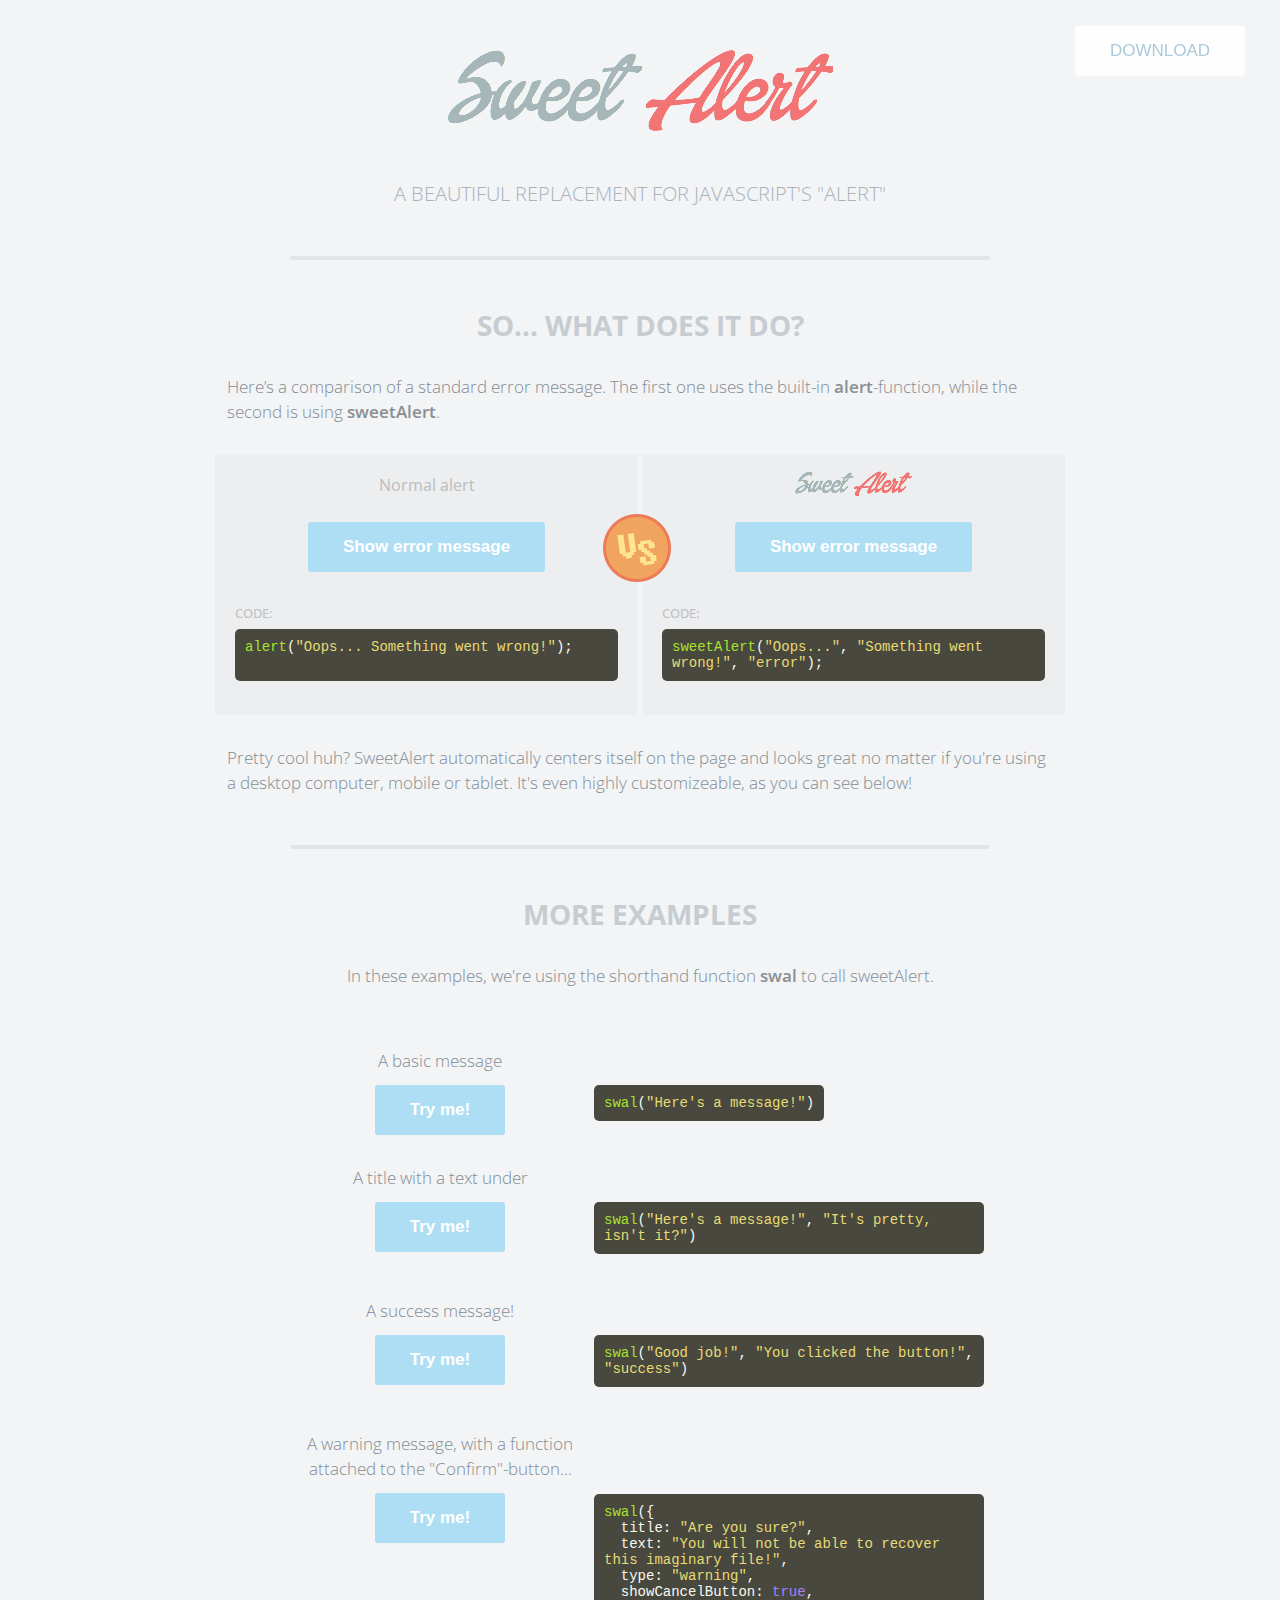
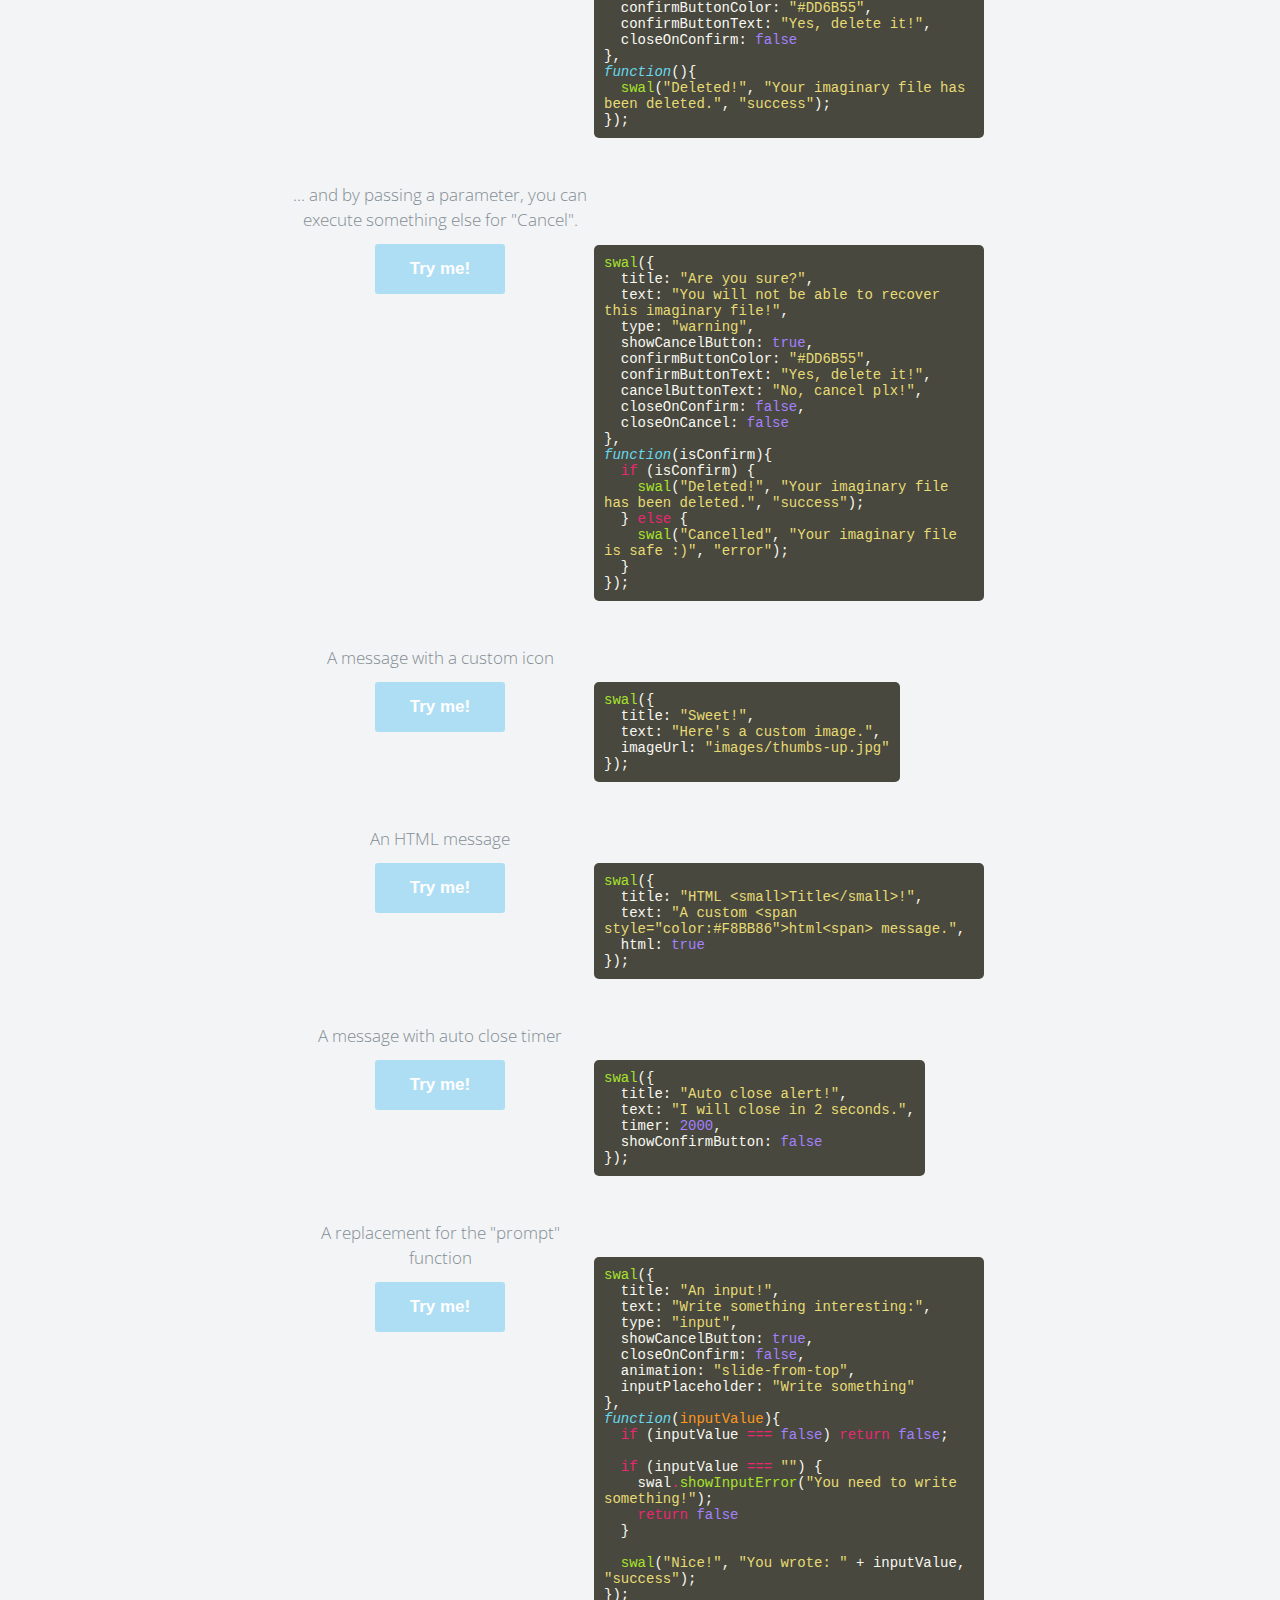
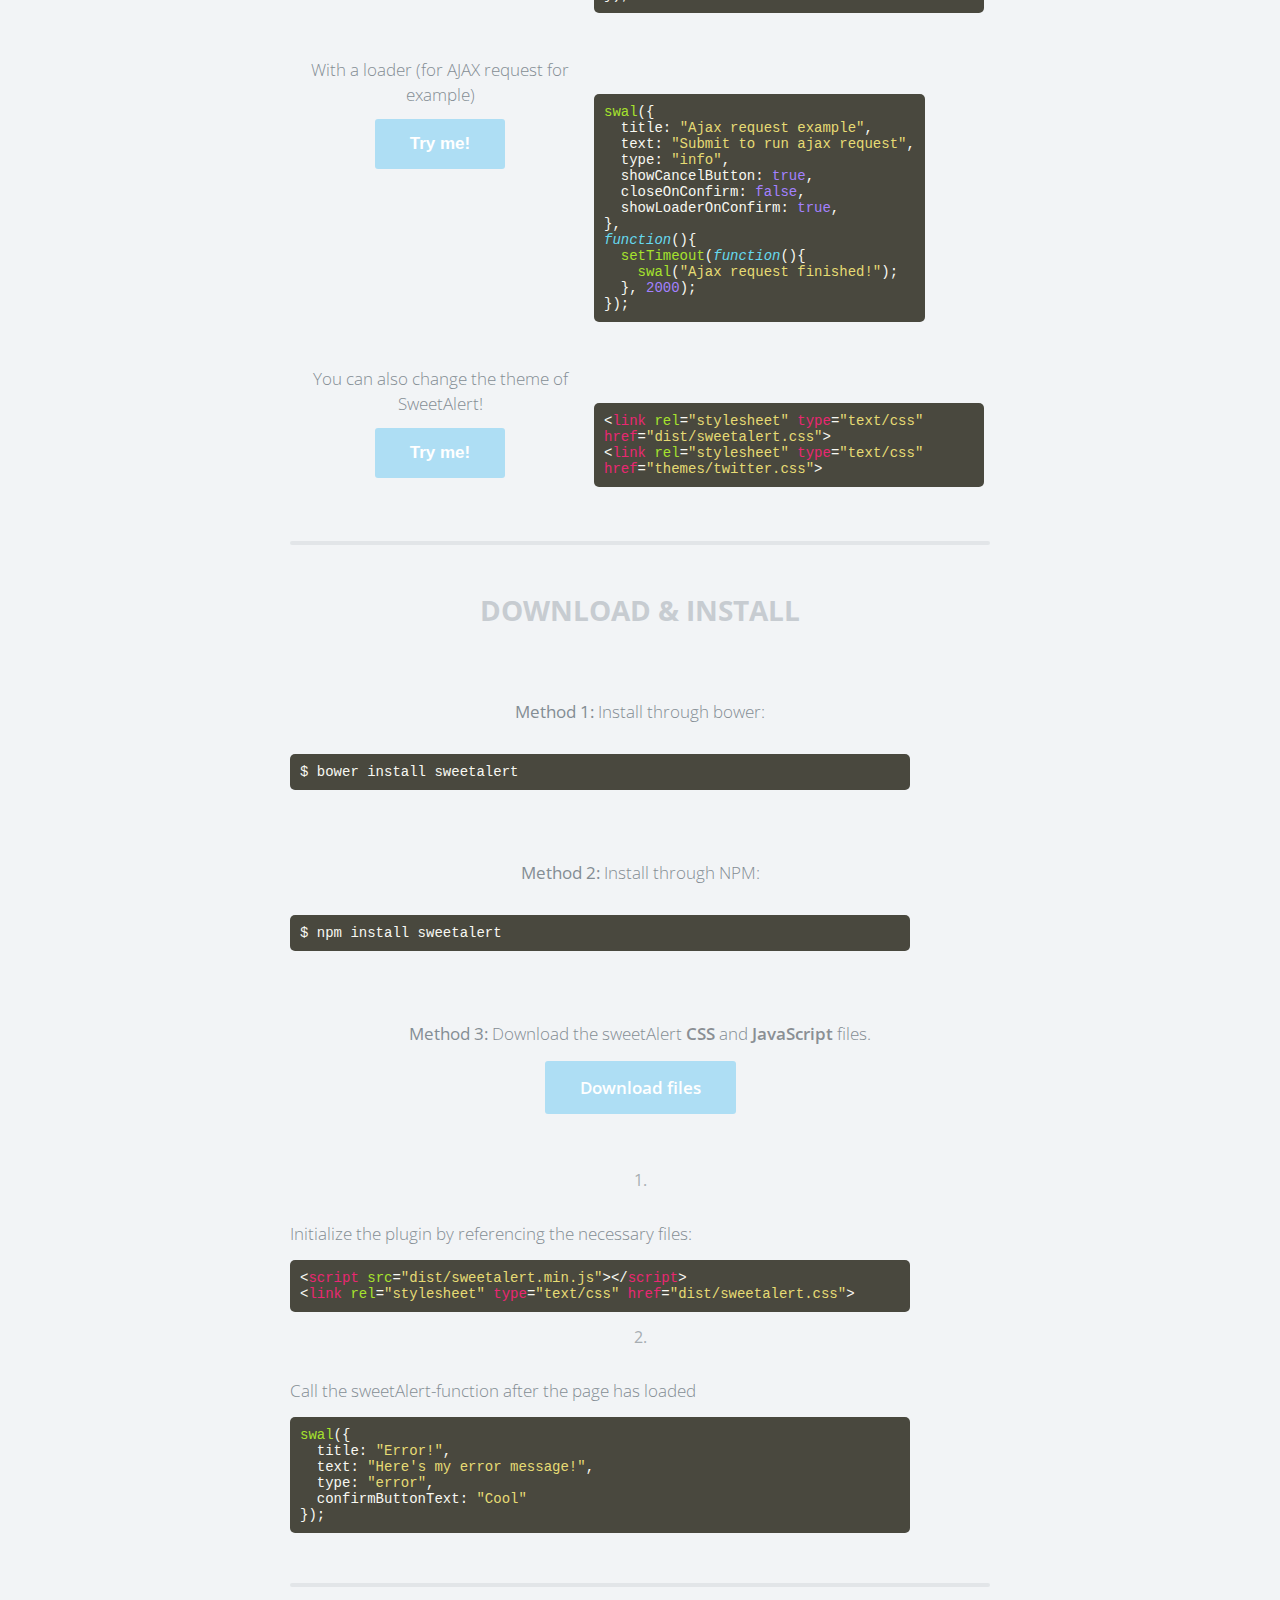
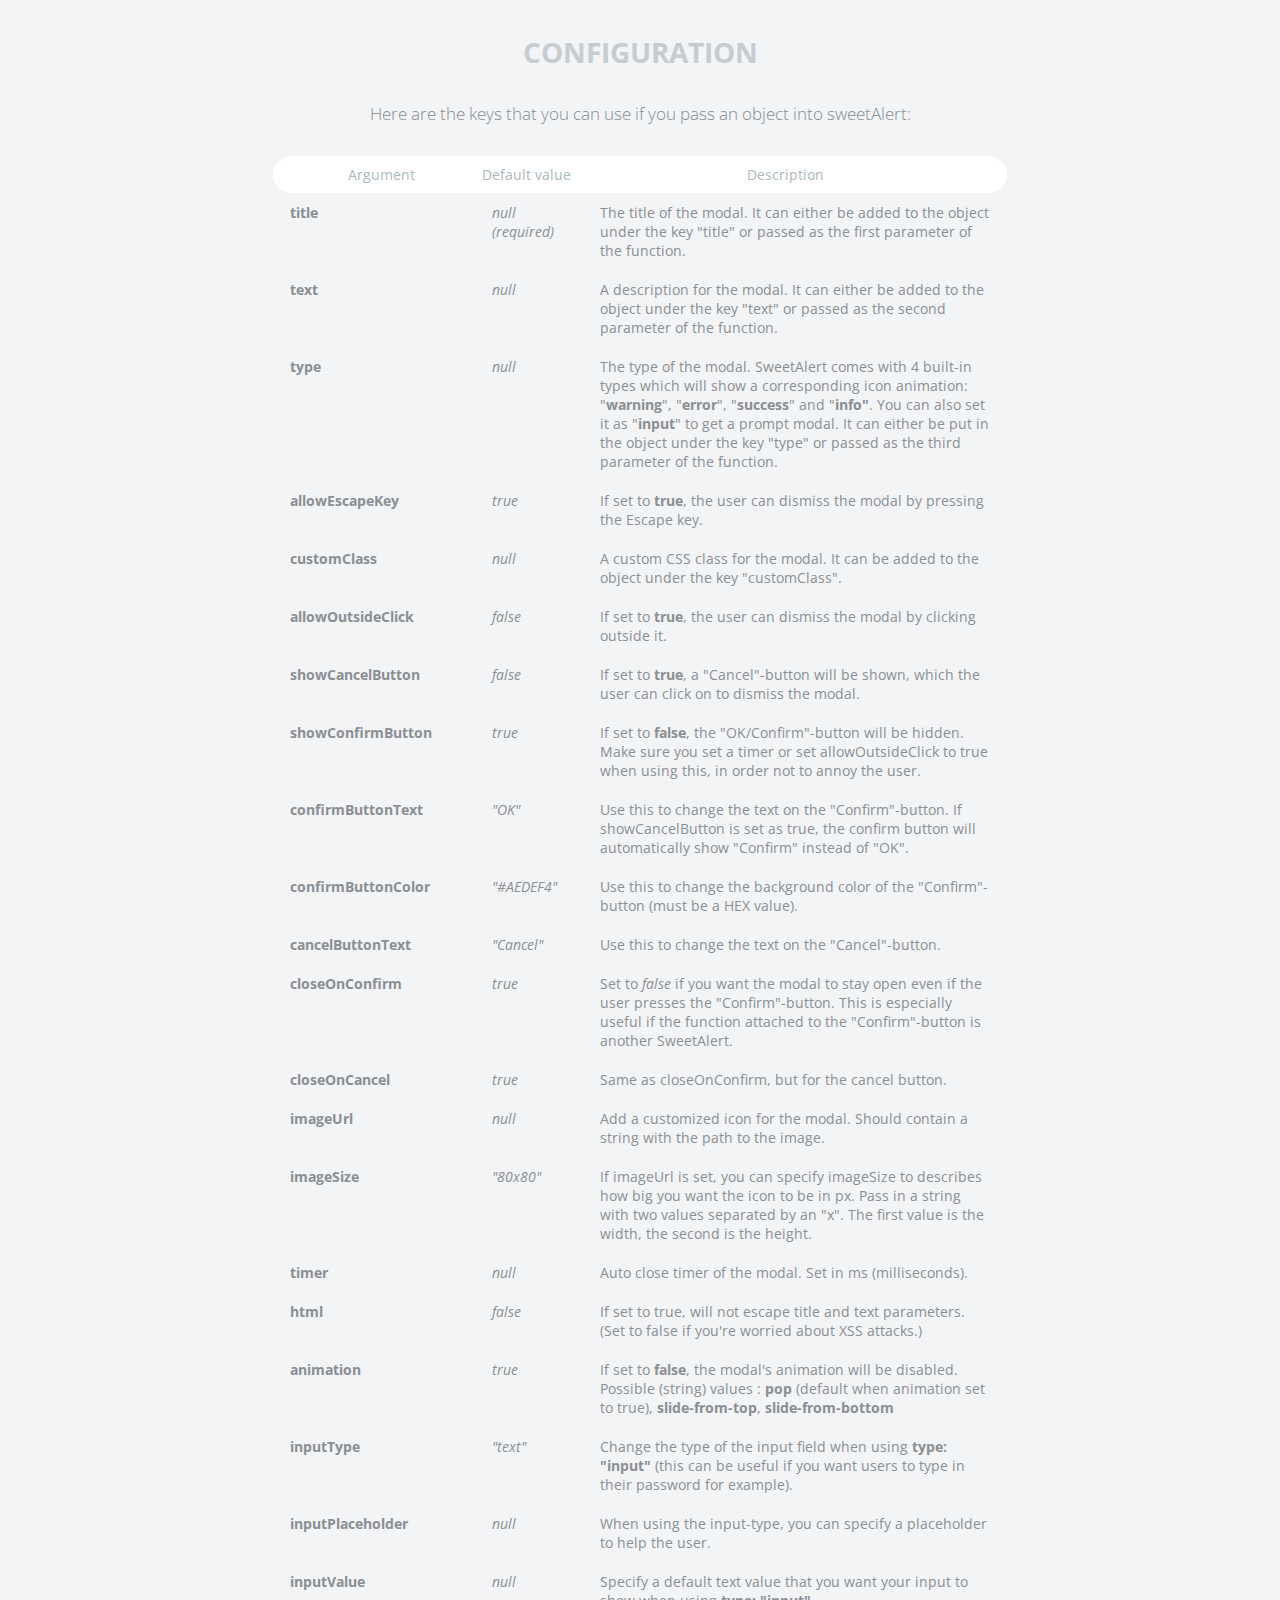
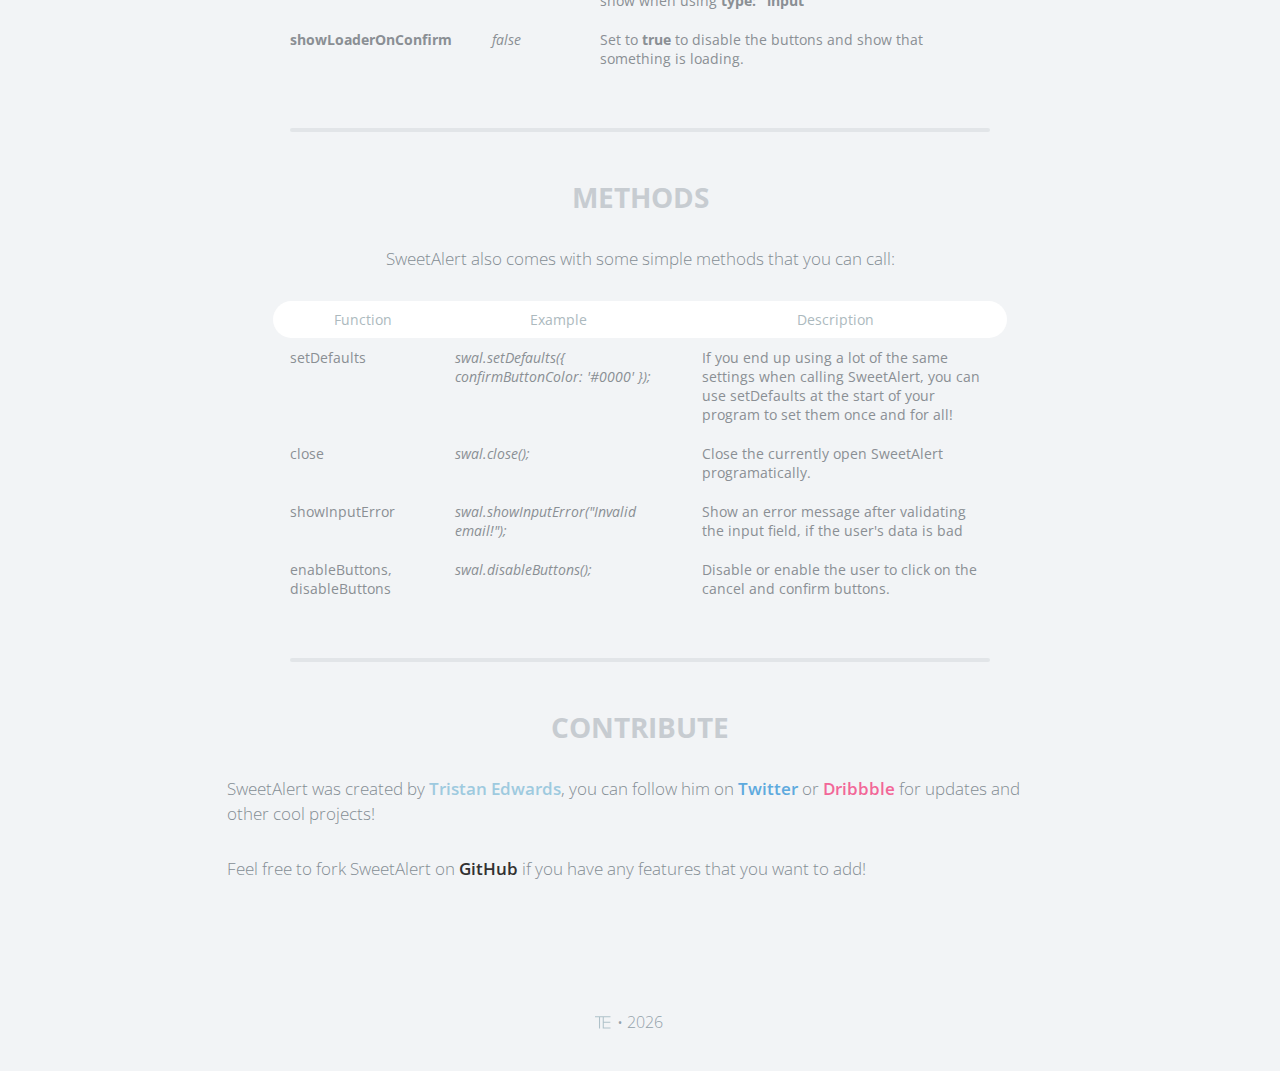
<file: app/static/js/libs/sweetalert/index.html>
<!doctype html>

<html>

<head>
  <meta charset="utf-8">
  <meta name="viewport" content="width=device-width, initial-scale=1, maximum-scale=1, user-scalable=0" />
  <title>SweetAlert</title>

  <link rel="stylesheet" href="example/example.css">
  <script src="https://code.jquery.com/jquery-2.1.3.min.js"></script>

  <!-- This is what you need -->
  <script src="dist/sweetalert-dev.js"></script>
  <link rel="stylesheet" href="dist/sweetalert.css">
  <!--.......................-->

</head>

<body>

<h1>Sweet Alert</h1>
<h2>A beautiful replacement for JavaScript's "Alert"</h2>
<button class="download">Download</button>

<!-- What does it do? -->
<h3>So... What does it do?</h3>
<p>Here’s a comparison of a standard error message. The first one uses the built-in <strong>alert</strong>-function, while the second is using <strong>sweetAlert</strong>.</p>

<div class="showcase normal">
	<h4>Normal alert</h4>
	<button>Show error message</button>

	<h5>Code:</h5>
	<pre><span class="attr">alert</span>(<span class="str">"Oops... Something went wrong!"</span>);

	</pre>

	<div class="vs-icon"></div>
</div>

<div class="showcase sweet">
	<h4>Sweet Alert</h4>
	<button>Show error message</button>

	<h5>Code:</h5>
	<pre><span class="attr">sweetAlert</span>(<span class="str">"Oops..."</span>, <span class="str">"Something went wrong!"</span>, <span class="str">"error"</span>);</pre>
</div>

<p>Pretty cool huh? SweetAlert automatically centers itself on the page and looks great no matter if you're using a desktop computer, mobile or tablet. It's even highly customizeable, as you can see below!</p>


<!-- Examples -->
<h3>More examples</h3>

<p class="center">In these examples, we're using the shorthand function <strong>swal</strong> to call sweetAlert.</p>

<ul class="examples">

	<li class="message">
		<div class="ui">
			<p>A basic message</p>
			<button>Try me!</button>
		</div>
		<pre><span class="attr">swal</span>(<span class="str">"Here's a message!"</span>)</pre>
	</li>

	<li class="title-text">
		<div class="ui">
			<p>A title with a text under</p>
			<button>Try me!</button>
		</div>
		<pre><span class="attr">swal</span>(<span class="str">"Here's a message!"</span>, <span class="str">"It's pretty, isn't it?"</span>)</pre>
	</li>

	<li class="success">
		<div class="ui">
			<p>A success message!</p>
			<button>Try me!</button>
		</div>
		<pre><span class="attr">swal</span>(<span class="str">"Good job!"</span>, <span class="str">"You clicked the button!"</span>, <span class="str">"success"</span>)</pre>
	</li>

	<li class="warning confirm">
		<div class="ui">
			<p>A warning message, with a function attached to the "Confirm"-button...</p>
			<button>Try me!</button>
		</div>
		<pre><span class="attr">swal</span>({
&nbsp;&nbsp;title: <span class="str">"Are you sure?"</span>,
&nbsp;&nbsp;text: <span class="str">"You will not be able to recover this imaginary file!"</span>,
&nbsp;&nbsp;type: <span class="str">"warning"</span>,
&nbsp;&nbsp;showCancelButton: <span class="val">true</span>,
&nbsp;&nbsp;confirmButtonColor: <span class="str">"#DD6B55"</span>,
&nbsp;&nbsp;confirmButtonText: <span class="str">"Yes, delete it!"</span>,
&nbsp;&nbsp;closeOnConfirm: <span class="val">false</span>
},
<span class="func"><i>function</i></span>(){
&nbsp;&nbsp;<span class="attr">swal</span>(<span class="str">"Deleted!"</span>, <span class="str">"Your imaginary file has been deleted."</span>, <span class="str">"success"</span>);
});</pre>
	</li>

	<li class="warning cancel">
		<div class="ui">
			<p>... and by passing a parameter, you can execute something else for "Cancel".</p>
			<button>Try me!</button>
		</div>
		<pre><span class="attr">swal</span>({
&nbsp;&nbsp;title: <span class="str">"Are you sure?"</span>,
&nbsp;&nbsp;text: <span class="str">"You will not be able to recover this imaginary file!"</span>,
&nbsp;&nbsp;type: <span class="str">"warning"</span>,
&nbsp;&nbsp;showCancelButton: <span class="val">true</span>,
&nbsp;&nbsp;confirmButtonColor: <span class="str">"#DD6B55"</span>,
&nbsp;&nbsp;confirmButtonText: <span class="str">"Yes, delete it!"</span>,
&nbsp;&nbsp;cancelButtonText: <span class="str">"No, cancel plx!"</span>,
&nbsp;&nbsp;closeOnConfirm: <span class="val">false</span>,
&nbsp;&nbsp;closeOnCancel: <span class="val">false</span>
},
<span class="func"><i>function</i></span>(isConfirm){
&nbsp;&nbsp;<span class="tag">if</span> (isConfirm) {
&nbsp;&nbsp;&nbsp;&nbsp;<span class="attr">swal</span>(<span class="str">"Deleted!"</span>, <span class="str">"Your imaginary file has been deleted."</span>, <span class="str">"success"</span>);
&nbsp;&nbsp;} <span class="tag">else</span> {
	&nbsp;&nbsp;&nbsp;&nbsp;<span class="attr">swal</span>(<span class="str">"Cancelled"</span>, <span class="str">"Your imaginary file is safe :)"</span>, <span class="str">"error"</span>);
&nbsp;&nbsp;}
});</pre>
	</li>

	<li class="custom-icon">
		<div class="ui">
			<p>A message with a custom icon</p>
			<button>Try me!</button>
		</div>
		<pre><span class="attr">swal</span>({
&nbsp;&nbsp;title: <span class="str">"Sweet!"</span>,
&nbsp;&nbsp;text: <span class="str">"Here's a custom image."</span>,
&nbsp;&nbsp;imageUrl: <span class="str">"images/thumbs-up.jpg"</span>
});</pre>
	</li>

	<li class="message-html">
		<div class="ui">
			<p>An HTML message</p>
			<button>Try me!</button>
		</div>
		<pre><span class="attr">swal</span>({
&nbsp;&nbsp;title: <span class="str">"HTML &lt;small&gt;Title&lt;/small&gt;!"</span>,
&nbsp;&nbsp;text: <span class="str">"A custom &lt;span style="color:#F8BB86"&gt;html&lt;span&gt; message."</span>,
&nbsp;&nbsp;html: <span class="val">true</span>
});</pre>
	</li>

	<li class="timer">
		<div class="ui">
			<p>A message with auto close timer</p>
			<button>Try me!</button>
		</div>
		<pre><span class="attr">swal</span>({
&nbsp;&nbsp;title: <span class="str">"Auto close alert!"</span>,
&nbsp;&nbsp;text: <span class="str">"I will close in 2 seconds."</span>,
&nbsp;&nbsp;timer: <span class="val">2000</span>,
&nbsp;&nbsp;showConfirmButton: <span class="val">false</span>
});</pre>
	</li>


	<li class="input">
		<div class="ui">
			<p>A replacement for the "prompt" function</p>
			<button>Try me!</button>
		</div>
		<pre><span class="attr">swal</span>({
&nbsp;&nbsp;title: <span class="str">"An input!"</span>,
&nbsp;&nbsp;text: <span class="str">"Write something interesting:"</span>,
&nbsp;&nbsp;type: <span class="str">"input"</span>,
&nbsp;&nbsp;showCancelButton: <span class="val">true</span>,
&nbsp;&nbsp;closeOnConfirm: <span class="val">false</span>,
&nbsp;&nbsp;animation: <span class="str">"slide-from-top"</span>,
&nbsp;&nbsp;inputPlaceholder: <span class="str">"Write something"</span>
},
<span class="func"><i>function</i></span>(<span class="arg">inputValue</span>){
&nbsp;&nbsp;<span class="tag">if</span> (inputValue <span class="tag">===</span> <span class="val">false</span>) <span class="tag">return</span> <span class="val">false</span>;
&nbsp;&nbsp;
&nbsp;&nbsp;<span class="tag">if</span> (inputValue <span class="tag">===</span> <span class="str">""</span>) {
&nbsp;&nbsp;&nbsp;&nbsp;swal<span class="tag">.</span><span class="attr">showInputError</span>(<span class="str">"You need to write something!"</span>);
&nbsp;&nbsp;&nbsp;&nbsp;<span class="tag">return</span> <span class="val">false</span>
&nbsp;&nbsp;}
&nbsp;&nbsp;
&nbsp;&nbsp;<span class="attr">swal</span>(<span class="str">"Nice!"</span>, <span class="str">"You wrote: "</span> + inputValue, <span class="str">"success"</span>);
});</pre>
	</li>

  <li class="ajax">
    <div class="ui">
			<p>With a loader (for AJAX request for example)</p>
			<button>Try me!</button>
		</div>
		<pre><span class="attr">swal</span>({
&nbsp;&nbsp;title: <span class="str">"Ajax request example"</span>,
&nbsp;&nbsp;text: <span class="str">"Submit to run ajax request"</span>,
&nbsp;&nbsp;type: <span class="str">"info"</span>,
&nbsp;&nbsp;showCancelButton: <span class="val">true</span>,
&nbsp;&nbsp;closeOnConfirm: <span class="val">false</span>,
&nbsp;&nbsp;showLoaderOnConfirm: <span class="val">true</span>,
},
<span class="func"><i>function</i></span>(){
&nbsp;&nbsp;<span class="attr">setTimeout</span>(<span class="func"><i>function</i></span>(){
&nbsp;&nbsp;&nbsp;&nbsp;<span class="attr">swal</span>(<span class="str">"Ajax request finished!"</span>);
&nbsp;&nbsp;}, <span class="val">2000</span>);
});</pre>
	</li>

	<li class="theme">
		<div class="ui">
			<p>You can also change the theme of SweetAlert!</p>
			<button>Try me!</button>
		</div>
		<pre>&lt;<span class="tag">link</span> <span class="attr">rel</span>=<span class="str">"stylesheet"</span> <span class="tag">type</span>=<span class="str">"text/css"</span> <span class="tag">href</span>=<span class="str">"dist/sweetalert.css"</span>&gt;
			&lt;<span class="tag">link</span> <span class="attr">rel</span>=<span class="str">"stylesheet"</span> <span class="tag">type</span>=<span class="str">"text/css"</span> <span class="tag">href</span>=<span class="str">"themes/twitter.css"</span>&gt;</pre>
	</li>

</ul>


<!-- Download & Install -->
<h3 id="download-section">Download & install</h3>

<div class="center-container">
	<p class="center"><b>Method 1:</b> Install through bower:</p>
	<pre class="center">$ bower install sweetalert</pre>
</div>

<div class="center-container">
	<p class="center"><b>Method 2:</b> Install through NPM:</p>
	<pre class="center">$ npm install sweetalert</pre>
</div>

<p class="center"><b>Method 3:</b> Download the sweetAlert <strong>CSS</strong> and <strong>JavaScript</strong> files.</p>

<a class="button" href="https://github.com/t4t5/sweetalert/archive/master.zip" download>Download files</a>

<ol>
	<li>
		<p>Initialize the plugin by referencing the necessary files:</p>
		<pre>&lt;<span class="tag">script</span> <span class="attr">src</span>=<span class="str">"dist/sweetalert.min.js"</span>&gt;&lt;/<span class="tag">script</span>&gt;
&lt;<span class="tag">link</span> <span class="attr">rel</span>=<span class="str">"stylesheet"</span> <span class="tag">type</span>=<span class="str">"text/css"</span> <span class="tag">href</span>=<span class="str">"dist/sweetalert.css"</span>&gt;</pre>
	</li>

	<li>
		<p>Call the sweetAlert-function after the page has loaded</p>
		<pre><span class="attr">swal</span>({
&nbsp;&nbsp;title: <span class="str">"Error!"</span>,
&nbsp;&nbsp;text: <span class="str">"Here's my error message!"</span>,
&nbsp;&nbsp;type: <span class="str">"error"</span>,
&nbsp;&nbsp;confirmButtonText: <span class="str">"Cool"</span>
});
</pre>
	</li>
</ol>



<!-- Configuration -->
<h3>Configuration</h3>

<p class="center">Here are the keys that you can use if you pass an object into sweetAlert:</p>

<table>
	<tr class="titles">
		<th>
			<div class="border-left"></div>
			Argument
		</th>
		<th>Default value</th>
		<th>
			<div class="border-right"></div>
			Description
		</th>
	</tr>
	<tr>
		<td><b>title</b></td>
		<td><i>null (required)</i></td>
		<td>The title of the modal. It can either be added to the object under the key "title" or passed as the first parameter of the function.</td>
	</tr>
	<tr>
		<td><b>text</b></td>
		<td><i>null</i></td>
		<td>A description for the modal. It can either be added to the object under the key "text" or passed as the second parameter of the function.</td>
	</tr>
	<tr>
		<td><b>type</b></td>
		<td><i>null</i></td>
		<td>The type of the modal. SweetAlert comes with 4 built-in types which will show a corresponding icon animation: "<strong>warning</strong>", "<strong>error</strong>", "<strong>success</strong>" and "<strong>info"</strong>. You can also set it as "<strong>input</strong>" to get a prompt modal. It can either be put in the object under the key "type" or passed as the third parameter of the function.</td>
	</tr>
    <tr>
      <td><b>allowEscapeKey</b></td>
      <td><i>true</i></td>
      <td>If set to <strong>true</strong>, the user can dismiss the modal by pressing the Escape key.</td>
    </tr>
	<tr>
		<td><b>customClass</b></td>
		<td><i>null</i></td>
		<td>A custom CSS class for the modal. It can be added to the object under the key "customClass".</td>
	</tr>
	<tr>
		<td><b>allowOutsideClick</b></td>
		<td><i>false</i></td>
		<td>If set to <strong>true</strong>, the user can dismiss the modal by clicking outside it.</td>
	</tr>
	<tr>
		<td><b>showCancelButton</b></td>
		<td><i>false</i></td>
		<td>If set to <strong>true</strong>, a "Cancel"-button will be shown, which the user can click on to dismiss the modal.</td>
	</tr>
	<tr>
		<td><b>showConfirmButton</b></td>
		<td><i>true</i></td>
		<td>If set to <strong>false</strong>, the "OK/Confirm"-button will be hidden. Make sure you set a timer or set allowOutsideClick to true when using this, in order not to annoy the user.</td>
	</tr>
	<tr>
		<td><b>confirmButtonText</b></td>
		<td><i>"OK"</i></td>
		<td>Use this to change the text on the "Confirm"-button. If showCancelButton is set as true, the confirm button will automatically show "Confirm" instead of "OK".</td>
	</tr>
	<tr>
		<td><b>confirmButtonColor</b></td>
		<td><i>"#AEDEF4"</i></td>
		<td>Use this to change the background color of the "Confirm"-button (must be a HEX value).</td>
	</tr>
	<tr>
		<td><b>cancelButtonText</b></td>
		<td><i>"Cancel"</i></td>
		<td>Use this to change the text on the "Cancel"-button.</td>
	</tr>
	<tr>
		<td><b>closeOnConfirm</b></td>
		<td><i>true</i></td>
		<td>Set to <i>false</i> if you want the modal to stay open even if the user presses the "Confirm"-button. This is especially useful if the function attached to the "Confirm"-button is another SweetAlert.</td>
	</tr>
	<tr>
		<td><b>closeOnCancel</b></td>
		<td><i>true</i></td>
		<td>Same as closeOnConfirm, but for the cancel button.</td>
	</tr>
	<tr>
		<td><b>imageUrl</b></td>
		<td><i>null</i></td>
		<td>Add a customized icon for the modal. Should contain a string with the path to the image.</td>
	</tr>
	<tr>
		<td><b>imageSize</b></td>
		<td><i>"80x80"</i></td>
		<td>If imageUrl is set, you can specify imageSize to describes how big you want the icon to be in px. Pass in a string with two values separated by an "x". The first value is the width, the second is the height.</td>
	</tr>
	<tr>
		<td><b>timer</b></td>
		<td><i>null</i></td>
		<td>Auto close timer of the modal. Set in ms (milliseconds).</td>
	</tr>
	<tr>
		<td><b>html</b></td>
		<td><i>false</i></td>
		<td>If set to true, will not escape title and text parameters. (Set to false if you're worried about XSS attacks.)</td>
	</tr>
	<tr>
		<td><b>animation</b></td>
		<td><i>true</i></td>
		<td>If set to <strong>false</strong>, the modal's animation will be disabled. Possible (string) values : <strong>pop</strong> (default when animation set to true), <strong>slide-from-top</strong>, <strong>slide-from-bottom</strong></td>
	</tr>
	<tr>
		<td><b>inputType</b></td>
		<td><i>"text"</i></td>
		<td>Change the type of the input field when using <strong>type: "input"</strong> (this can be useful if you want users to type in their password for example).</td>
	</tr>
	<tr>
		<td><b>inputPlaceholder</b></td>
		<td><i>null</i></td>
		<td>When using the input-type, you can specify a placeholder to help the user.</td>
	</tr>
	<tr>
		<td><b>inputValue</b></td>
		<td><i>null</i></td>
		<td>Specify a default text value that you want your input to show when using <strong>type: "input"</strong></td>
	</tr>
	<tr>
		<td><b>showLoaderOnConfirm</b></td>
		<td><i>false</i></td>
    <td>Set to <strong>true</strong> to disable the buttons and show that something is loading.</td>
	</tr>
</table>


<!-- Methods -->
<h3>Methods</h3>

<p class="center">SweetAlert also comes with some simple methods that you can call:</p>

<table>
	<tr class="titles">
		<th>
			<div class="border-left"></div>
			Function
		</th>
		<th>Example</th>
		<th>
			<div class="border-right"></div>
			Description
		</th>
	</tr>
	<tr>
		<td>setDefaults</td>
		<td><i>swal.setDefaults({ confirmButtonColor: '#0000' });</i></td>
		<td>If you end up using a lot of the same settings when calling SweetAlert, you can use setDefaults at the start of your program to set them once and for all!</td>
	</tr>
	<tr>
		<td>close</td>
		<td><i>swal.close();</i></td>
		<td>Close the currently open SweetAlert programatically.</td>
	</tr>
	<tr>
		<td>showInputError</td>
		<td><i>swal.showInputError("Invalid email!");</i></td>
		<td>Show an error message after validating the input field, if the user's data is bad</td>
	</tr>
	<tr>
		<td>enableButtons, disableButtons</td>
		<td><i>swal.disableButtons();</i></td>
		<td>Disable or enable the user to click on the cancel and confirm buttons.</td>
	</tr>
</table>



<!-- Contribute -->
<h3>Contribute</h3>
<p>SweetAlert was created by <a href="http://tristanedwards.me" target="_blank">Tristan Edwards</a>, you can follow him on <a href="https://twitter.com/t4t5" target="_blank" class="twitter">Twitter</a> or <a href="https://dribbble.com/tristanedwards" target="_blank" class="dribbble">Dribbble</a> for updates and other cool projects!</p>
<p>Feel free to fork SweetAlert on <a href="https://github.com/t4t5/sweetalert" class="github">GitHub</a> if you have any features that you want to add!</p>


<footer>
	<span class="te-logo">TE</span> • <script>document.write(new Date().getFullYear())</script>
</footer>


<script>

document.querySelector('button.download').onclick = function(){
	$("html, body").animate({ scrollTop: $("#download-section").offset().top }, 1000);
};

document.querySelector('.showcase.normal button').onclick = function(){
	alert("Oops... Something went wrong!");
};

document.querySelector('.showcase.sweet button').onclick = function(){
	swal("Oops...", "Something went wrong!", "error");
};

document.querySelector('ul.examples li.message button').onclick = function(){
	swal("Here's a message!");
};

document.querySelector('ul.examples li.timer button').onclick = function(){
	swal({
		title: "Auto close alert!",
		text: "I will close in 2 seconds.",
		timer: 2000,
		showConfirmButton: false
	});
};

document.querySelector('ul.examples li.title-text button').onclick = function(){
	swal("Here's a message!", "It's pretty, isn't it?");
};

document.querySelector('ul.examples li.success button').onclick = function(){
	swal("Good job!", "You clicked the button!", "success");
};

document.querySelector('ul.examples li.warning.confirm button').onclick = function(){
	swal({
		title: "Are you sure?",
		text: "You will not be able to recover this imaginary file!",
		type: "warning",
		showCancelButton: true,
		confirmButtonColor: '#DD6B55',
		confirmButtonText: 'Yes, delete it!',
		closeOnConfirm: false
	},
	function(){
		swal("Deleted!", "Your imaginary file has been deleted!", "success");
	});
};

document.querySelector('ul.examples li.warning.cancel button').onclick = function(){
	swal({
		title: "Are you sure?",
		text: "You will not be able to recover this imaginary file!",
		type: "warning",
		showCancelButton: true,
		confirmButtonColor: '#DD6B55',
		confirmButtonText: 'Yes, delete it!',
		cancelButtonText: "No, cancel plx!",
		closeOnConfirm: false,
		closeOnCancel: false
	},
	function(isConfirm){
    if (isConfirm){
      swal("Deleted!", "Your imaginary file has been deleted!", "success");
    } else {
      swal("Cancelled", "Your imaginary file is safe :)", "error");
    }
	});
};

document.querySelector('ul.examples li.custom-icon button').onclick = function(){
	swal({
		title: "Sweet!",
		text: "Here's a custom image.",
		imageUrl: 'example/images/thumbs-up.jpg'
	});
};

document.querySelector('ul.examples li.message-html button').onclick = function(){
	swal({
		title: "HTML <small>Title</small>!",
		text: 'A custom <span style="color:#F8BB86">html<span> message.',
		html: true
	});
};

document.querySelector('ul.examples li.input button').onclick = function(){
	swal({
		title: "An input!",
		text: 'Write something interesting:',
		type: 'input',
		showCancelButton: true,
		closeOnConfirm: false,
		animation: "slide-from-top",
		inputPlaceholder: "Write something",
	},
	function(inputValue){
		if (inputValue === false) return false;

		if (inputValue === "") {
			swal.showInputError("You need to write something!");
			return false;
		}
    
		swal("Nice!", 'You wrote: ' + inputValue, "success");

	});
};

document.querySelector('ul.examples li.theme button').onclick = function() {
	swal({
		title: "Themes!",
		text: "Here's the Twitter theme for SweetAlert!",
		confirmButtonText: "Cool!",
		customClass: 'twitter'
	});
};

document.querySelector('ul.examples li.ajax button').onclick = function() {
  swal({
    title: 'Ajax request example',
    text: 'Submit to run ajax request',
    type: 'info',
    showCancelButton: true,
    closeOnConfirm: false,
    showLoaderOnConfirm: true,
  }, function(){
    setTimeout(function() {
      swal('Ajax request finished!');
    }, 2000);
  });
};

</script>



</body>

</html>
</file>
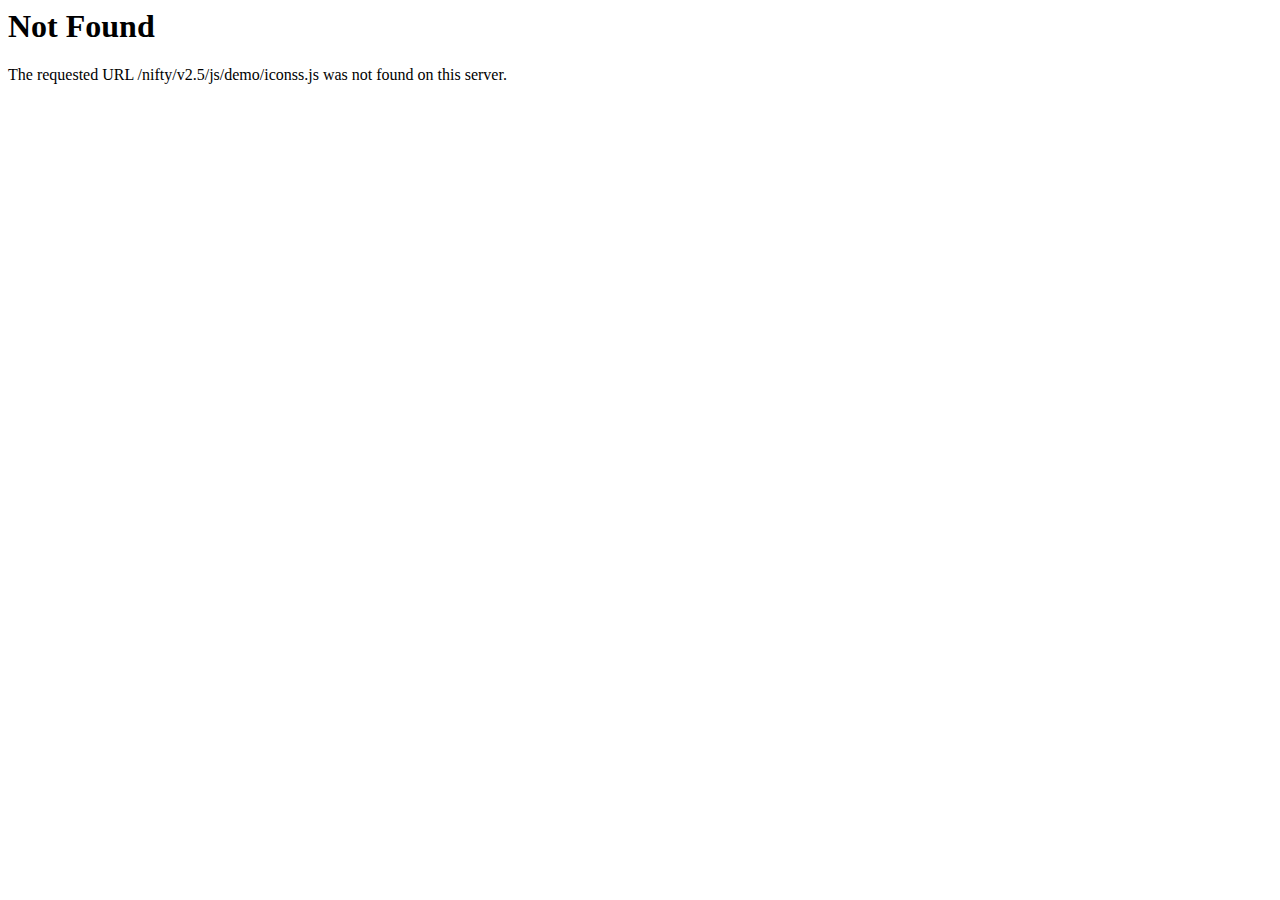
<file: app/static/js/demo/iconss.html>
<!DOCTYPE HTML PUBLIC "-//IETF//DTD HTML 2.0//EN">
<html><head>
<title>404 Not Found</title>
</head><body>
<h1>Not Found</h1>
<p>The requested URL /nifty/v2.5/js/demo/iconss.js was not found on this server.</p>
</body></html>
</file>
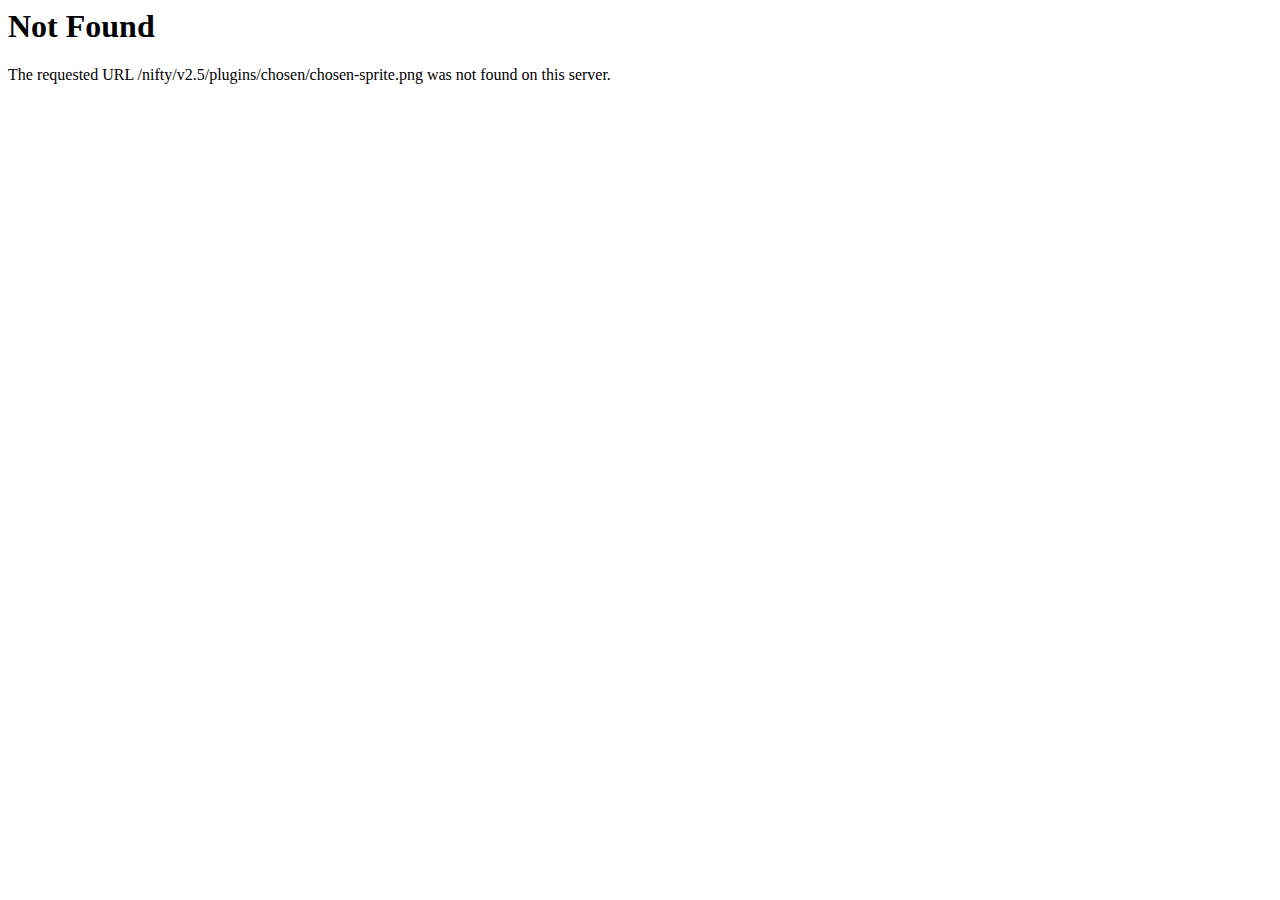
<file: app/static/plugins/chosen/chosen-sprite.html>
<!DOCTYPE HTML PUBLIC "-//IETF//DTD HTML 2.0//EN">
<html><head>
<title>404 Not Found</title>
</head><body>
<h1>Not Found</h1>
<p>The requested URL /nifty/v2.5/plugins/chosen/chosen-sprite.png was not found on this server.</p>
</body></html>
</file>
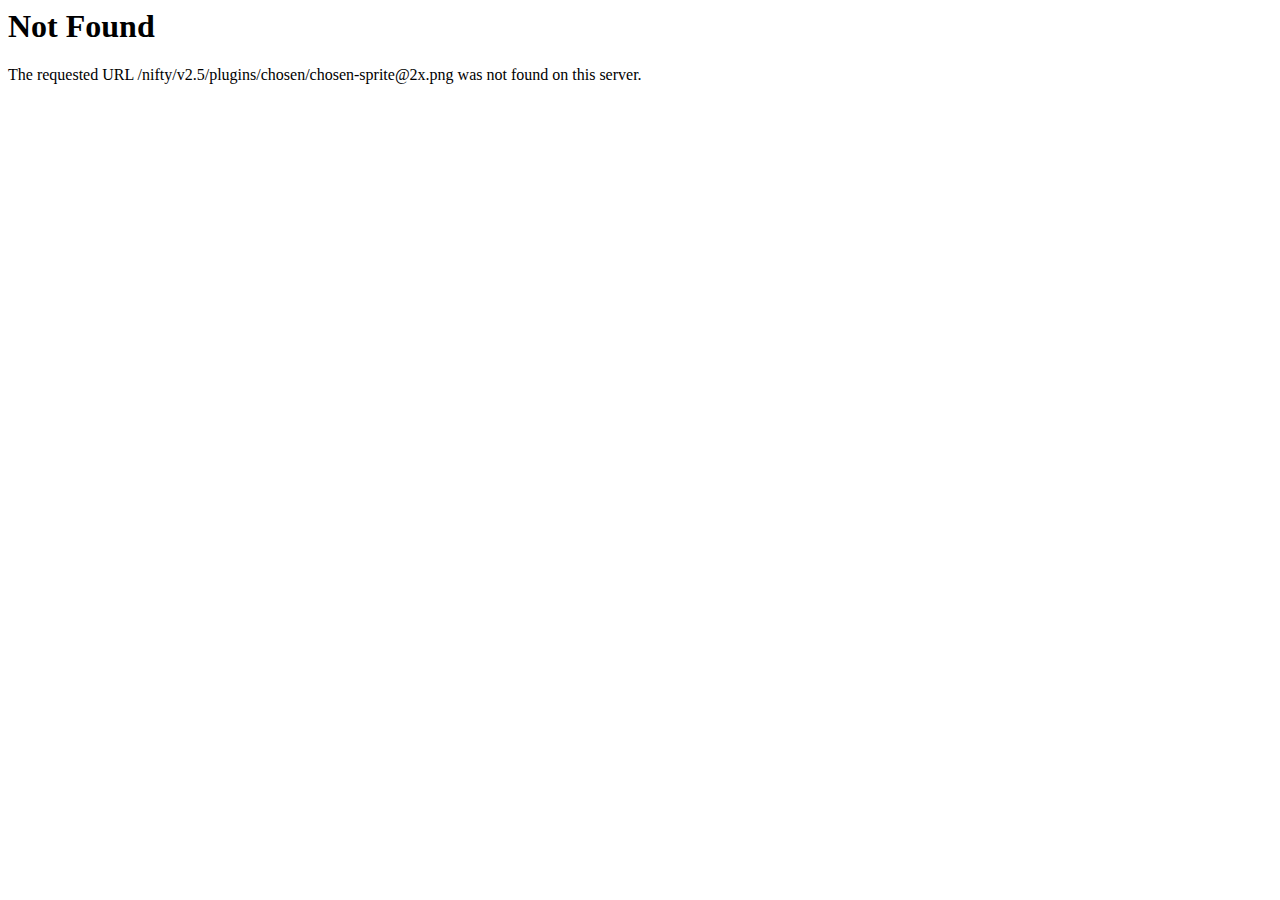
<file: app/static/plugins/chosen/chosen-sprite@2x.html>
<!DOCTYPE HTML PUBLIC "-//IETF//DTD HTML 2.0//EN">
<html><head>
<title>404 Not Found</title>
</head><body>
<h1>Not Found</h1>
<p>The requested URL /nifty/v2.5/plugins/chosen/chosen-sprite@2x.png was not found on this server.</p>
</body></html>
</file>
<file: app/static/js/libs/sweetalert/example/example.css>
@import url(http://fonts.googleapis.com/css?family=Open+Sans:400,600,700,300);
@import url(http://fonts.googleapis.com/css?family=Open+Sans+Condensed:700);
body {
  background-color: #f2f4f6;
  font-family: 'Open Sans', sans-serif;
  text-align: center; }

h1 {
  background-image: url("images/logo_big.png");
  background-image: -webkit-image-set(url("images/logo_big.png") 1x, url("images/logo_big@2x.png") 2x);
  width: 385px;
  height: 81px;
  text-indent: -9999px;
  white-space: nowrap;
  margin: 50px auto; }
  @media all and (max-width: 420px) {
    h1 {
      width: 300px;
      background-size: contain;
      background-repeat: no-repeat;
      background-position: center; } }
  @media all and (max-width: 330px) {
    h1 {
      width: 250px; } }

h2 {
  font-size: 20px;
  color: #A9B2BC;
  line-height: 25px;
  text-transform: uppercase;
  font-weight: 300;
  text-align: center;
  display: block; }

h3 {
  font-size: 28px;
  color: #C7CCD1;
  text-transform: uppercase;
  font-family: 'Open Sans Condensed', sans-serif;
  margin-top: 100px;
  text-align: center;
  position: relative; }
  h3#download-section {
    margin-top: 50px;
    padding-top: 40px; }
  h3::after {
    content: "";
    background-color: #e2e5e8;
    height: 4px;
    width: 700px;
    left: 50%;
    margin-left: -350px;
    position: absolute;
    margin-top: -50px;
    border-radius: 2px; }
    @media all and (max-width: 740px) {
      h3::after {
        width: auto;
        left: 20px;
        right: 20px;
        margin-left: 0; } }

a {
  text-decoration: none; }

p {
  max-width: 826px;
  margin: 30px auto;
  font-size: 17px;
  font-weight: 300;
  color: #848D94;
  line-height: 25px;
  text-align: left; }
  p.center {
    text-align: center; }
  p strong {
    color: #8A8F94;
    font-weight: 600; }
  p a {
    color: #9ECADF;
    font-weight: 600; }
    p a:hover {
      text-decoration: underline; }
    p a.twitter {
      color: #5eaade; }
    p a.dribbble {
      color: #f26798; }
    p a.github {
      color: #323131; }

button, .button {
  background-color: #AEDEF4;
  color: white;
  border: none;
  box-shadow: none;
  font-size: 17px;
  font-weight: 500;
  font-weight: 600;
  border-radius: 3px;
  padding: 15px 35px;
  margin: 26px 5px 0 5px;
  cursor: pointer; }
  button:focus, .button:focus {
    outline: none; }
  button:hover, .button:hover {
    background-color: #a1d9f2; }
  button:active, .button:active {
    background-color: #81ccee; }
  button.cancel, .button.cancel {
    background-color: #D0D0D0; }
    button.cancel:hover, .button.cancel:hover {
      background-color: #c8c8c8; }
    button.cancel:active, .button.cancel:active {
      background-color: #b6b6b6; }
  button.download, .button.download {
    position: fixed;
    right: 30px;
    top: 0;
    background-color: rgba(255, 255, 255, 0.9);
    color: #ABCADA;
    font-weight: 500;
    text-transform: uppercase;
    z-index: 3; }
    @media all and (max-width: 1278px) {
      button.download, .button.download {
        display: none; } }

.center-container {
  max-width: 700px;
  margin: 70px auto; }

pre {
  background-color: #49483e;
  color: #f8f8f2;
  padding: 10px;
  border-radius: 5px;
  white-space: pre-line;
  text-align: left;
  font-size: 14px;
  max-width: 600px; }
  pre .str {
    color: #e6db74; }
  pre .func {
    color: #66d9ef; }
  pre .val {
    color: #a381ff; }
  pre .tag {
    color: #e92772; }
  pre .attr {
    color: #a6e22d; }
  pre .arg {
    color: #fd9720; }

.showcase {
  background-color: #eceef0;
  padding: 20px;
  display: inline-block;
  width: 383px;
  vertical-align: top;
  position: relative; }
  @media all and (max-width: 865px) {
    .showcase {
      margin: 5px auto;
      padding: 46px 20px; } }
  @media all and (max-width: 440px) {
    .showcase {
      width: auto; } }
  .showcase h4 {
    font-size: 16px;
    color: #BCBCBC;
    line-height: 22px;
    margin: 0 auto;
    font-weight: 400; }
  .showcase.sweet h4 {
    width: 117px;
    height: 25px;
    margin-top: -3px;
    text-indent: -9999px;
    background-image: url("images/logo_small.png");
    background-image: -webkit-image-set(url("images/logo_small.png") 1x, url("images/logo_small@2x.png") 2x); }
  .showcase h5 {
    margin-bottom: -7px;
    text-align: left;
    font-weight: 500;
    text-transform: uppercase;
    color: #c2c2c2; }
  .showcase button {
    margin-bottom: 10px; }
  .showcase .vs-icon {
    background-image: url("images/vs_icon.png");
    background-image: -webkit-image-set(url("images/vs_icon.png") 1x, url("images/vs_icon@2x.png") 2x);
    width: 69px;
    height: 69px;
    position: absolute;
    right: -34px;
    top: 60px;
    z-index: 2; }
    @media all and (max-width: 865px) {
      .showcase .vs-icon {
        margin: 5px auto;
        right: auto;
        left: 50%;
        margin-left: -35px;
        top: auto;
        bottom: -35px; } }

ul.examples {
  list-style-type: none;
  width: 700px;
  margin: 0 auto;
  text-align: left;
  padding-left: 0; }
  @media all and (max-width: 758px) {
    ul.examples {
      width: auto; } }
  ul.examples li {
    padding-left: 0; }
  ul.examples .ui, ul.examples pre {
    display: inline-block;
    vertical-align: top; }
    @media all and (max-width: 758px) {
      ul.examples .ui, ul.examples pre {
        display: block;
        max-width: none;
        margin: 0 auto; } }
  ul.examples .ui {
    width: 300px;
    text-align: center; }
    ul.examples .ui button {
      margin-top: 12px; }
    ul.examples .ui p {
      text-align: center;
      margin-bottom: 0; }
  ul.examples pre {
    max-width: 370px;
    margin-top: 67px; }
    @media all and (max-width: 758px) {
      ul.examples pre {
        margin-top: 16px !important;
        margin-bottom: 60px; } }
  ul.examples .warning pre {
    margin-top: 93px; }

ol {
  max-width: 700px;
  margin: 70px auto;
  list-style-position: inside;
  padding-left: 0; }
  ol li {
    color: #A7ADB2; }
    ol li p {
      margin-bottom: 10px; }

table {
  width: 700px;
  font-size: 14px;
  color: #8a8f94;
  margin: 10px auto;
  text-align: left;
  border-collapse: collapse; }
  @media all and (max-width: 750px) {
    table {
      width: auto;
      margin: 10px 20px; } }
  table th {
    background-color: white;
    padding: 9px;
    color: #acb9be;
    font-weight: 400;
    text-align: center;
    position: relative; }
    table th .border-left, table th .border-right {
      position: absolute;
      background-color: white;
      border-radius: 50%;
      top: 0;
      left: -17px;
      width: 37px;
      height: 37px; }
    table th .border-right {
      left: auto;
      right: -17px; }
    @media all and (max-width: 750px) {
      table th:nth-child(2) {
        display: none; } }
  table td {
    padding: 10px 20px;
    vertical-align: top; }
    table td:first-child {
      padding-left: 0px; }
    table td:last-child {
      padding-right: 0px; }
    @media all and (max-width: 750px) {
      table td:nth-child(2) {
        display: none; } }
    @media all and (max-width: 360px) {
      table td {
        padding: 10px 4px; }
        table td b {
          font-size: 13px; } }

footer {
  margin-top: 100px;
  padding-bottom: 30px;
  color: #9A999F;
  display: inline-block;
  position: relative;
  color: gray;
  font-weight: 400;
  color: #93a1aa;
  font-weight: 300; }
  footer .te-logo {
    text-indent: -99999px;
    background-size: contain;
    background-repeat: no-repeat;
    background-position: center center;
    height: 16px;
    width: 16px;
    display: inline-block;
    margin-right: 5px;
    background-image: url("images/te-logo-small.svg");
    position: absolute;
    left: -22px;
    top: 3px; }

.sweet-alert.twitter {
  font-family: "Helvetica Neue", Helvetica, Arial, sans-serif;
  padding: 15px;
  padding-top: 55px;
  text-align: right;
  border-radius: 6px;
  box-shadow: 0px 0px 0px 1px rgba(0, 0, 0, 0.11), 0px 6px 30px rgba(0, 0, 0, 0.14); }
  .sweet-alert.twitter ~ .sweet-overlay {
    background: rgba(41, 47, 51, 0.9); }
  .sweet-alert.twitter h2 {
    position: absolute;
    top: 0;
    left: 0;
    right: 0;
    height: 40px;
    line-height: 40px;
    font-size: 16px;
    font-weight: 400;
    color: #8899a6;
    margin: 0;
    color: #66757f;
    border-bottom: 1px solid #e1e8ed; }
  .sweet-alert.twitter p {
    display: block;
    text-align: center;
    color: #66757f;
    font-weight: 400;
    font-size: 13px;
    margin-top: 7px; }
  .sweet-alert.twitter .sa-button-container {
    background-color: #f5f8fa;
    border-top: 1px solid #e1e8ed;
    box-shadow: 0px -1px 0px white;
    margin: -15px;
    margin-top: 0; }
  .sweet-alert.twitter[data-has-confirm-button=false][data-has-cancel-button=false] {
    padding-bottom: 10px; }
    .sweet-alert.twitter[data-has-confirm-button=false][data-has-cancel-button=false] .sa-button-container {
      display: none; }
  .sweet-alert.twitter button {
    border-radius: 2px;
    box-shadow: none !important;
    text-shadow: 0px -1px 0px rgba(0, 0, 0, 0.3);
    margin: 17px 0px;
    border-radius: 4px;
    font-size: 14px;
    font-weight: 600;
    padding: 8px 16px;
    position: relative; }
    .sweet-alert.twitter button:focus, .sweet-alert.twitter button.cancel:focus {
      box-shadow: none !important; }
      .sweet-alert.twitter button:focus::before, .sweet-alert.twitter button.cancel:focus::before {
        content: "";
        position: absolute;
        left: -5px;
        top: -5px;
        right: -5px;
        bottom: -5px;
        border: 2px solid #a5b0b4;
        border-radius: 8px; }
    .sweet-alert.twitter button.confirm {
      background-color: #55acee !important;
      background-image: linear-gradient(transparent, rgba(0, 0, 0, 0.05));
      -ms-filter: "progid:DXImageTransform.Microsoft.gradient(startColorstr=#00000000, endColorstr=#0C000000)";
      border: 1px solid #3b88c3;
      box-shadow: inset 0 1px 0 rgba(255, 255, 255, 0.15);
      margin-right: 15px; }
      .sweet-alert.twitter button.confirm:hover {
        background-color: #55acee;
        background-image: linear-gradient(transparent, rgba(0, 0, 0, 0.15));
        -ms-filter: "progid:DXImageTransform.Microsoft.gradient(startColorstr=#00000000, endColorstr=#26000000)";
        border-color: #3b88c3; }
    .sweet-alert.twitter button.cancel {
      color: #66757e;
      background-color: #f5f8fa;
      background-image: linear-gradient(#fff, #f5f8fa);
      text-shadow: 0px -1px 0px white;
      margin-right: 9px;
      border: 1px solid #e1e8ed; }
      .sweet-alert.twitter button.cancel:hover, .sweet-alert.twitter button.cancel:focus:hover {
        background-color: #e1e8ed;
        background-image: linear-gradient(#fff, #e1e8ed);
        -ms-filter: "progid:DXImageTransform.Microsoft.gradient(enabled=false)";
        border-color: #e1e8ed; }
      .sweet-alert.twitter button.cancel:focus {
        background: #fff;
        border-color: #fff; }
  .sweet-alert.twitter .sa-icon {
    transform: scale(0.72);
    margin-bottom: -2px;
    margin-top: -10px; }
  .sweet-alert.twitter input {
    border: 1px solid #e1e8ed;
    border-radius: 3px;
    padding: 10px 7px;
    height: auto;
    box-shadow: none;
    font-size: 13px;
    margin: 10px 0; }
    .sweet-alert.twitter input:focus {
      border-color: #94A1A6;
      box-shadow: inset 0 0 0 1px rgba(77, 99, 107, 0.7); }
  .sweet-alert.twitter fieldset .sa-input-error {
    display: none; }
  .sweet-alert.twitter .sa-error-container {
    text-align: center;
    border: none;
    background-color: #fbedc0;
    margin-bottom: 6px; }
    .sweet-alert.twitter .sa-error-container.show {
      border: 1px solid #f0e1b9; }
    .sweet-alert.twitter .sa-error-container .icon {
      display: none; }
    .sweet-alert.twitter .sa-error-container p {
      color: #292f33;
      font-weight: 600;
      margin-top: 0; }
</file>
<file: app/static/js/libs/sweetalert/dist/sweetalert.css>
body.stop-scrolling {
  height: 100%;
  overflow: hidden; }

.sweet-overlay {
  background-color: black;
  /* IE8 */
  -ms-filter: "progid:DXImageTransform.Microsoft.Alpha(Opacity=40)";
  /* IE8 */
  background-color: rgba(0, 0, 0, 0.4);
  position: fixed;
  left: 0;
  right: 0;
  top: 0;
  bottom: 0;
  display: none;
  z-index: 10000; }

.sweet-alert {
  background-color: white;
  font-family: 'Open Sans', 'Helvetica Neue', Helvetica, Arial, sans-serif;
  width: 478px;
  padding: 17px;
  border-radius: 5px;
  text-align: center;
  position: fixed;
  left: 50%;
  top: 50%;
  margin-left: -256px;
  margin-top: -200px;
  overflow: hidden;
  display: none;
  z-index: 99999; }
  @media all and (max-width: 540px) {
    .sweet-alert {
      width: auto;
      margin-left: 0;
      margin-right: 0;
      left: 15px;
      right: 15px; } }
  .sweet-alert h2 {
    color: #575757;
    font-size: 30px;
    text-align: center;
    font-weight: 600;
    text-transform: none;
    position: relative;
    margin: 25px 0;
    padding: 0;
    line-height: 40px;
    display: block; }
  .sweet-alert p {
    color: #797979;
    font-size: 16px;
    text-align: center;
    font-weight: 300;
    position: relative;
    text-align: inherit;
    float: none;
    margin: 0;
    padding: 0;
    line-height: normal; }
  .sweet-alert fieldset {
    border: none;
    position: relative; }
  .sweet-alert .sa-error-container {
    background-color: #f1f1f1;
    margin-left: -17px;
    margin-right: -17px;
    overflow: hidden;
    padding: 0 10px;
    max-height: 0;
    webkit-transition: padding 0.15s, max-height 0.15s;
    transition: padding 0.15s, max-height 0.15s; }
    .sweet-alert .sa-error-container.show {
      padding: 10px 0;
      max-height: 100px;
      webkit-transition: padding 0.2s, max-height 0.2s;
      transition: padding 0.25s, max-height 0.25s; }
    .sweet-alert .sa-error-container .icon {
      display: inline-block;
      width: 24px;
      height: 24px;
      border-radius: 50%;
      background-color: #ea7d7d;
      color: white;
      line-height: 24px;
      text-align: center;
      margin-right: 3px; }
    .sweet-alert .sa-error-container p {
      display: inline-block; }
  .sweet-alert .sa-input-error {
    position: absolute;
    top: 29px;
    right: 26px;
    width: 20px;
    height: 20px;
    opacity: 0;
    -webkit-transform: scale(0.5);
    transform: scale(0.5);
    -webkit-transform-origin: 50% 50%;
    transform-origin: 50% 50%;
    -webkit-transition: all 0.1s;
    transition: all 0.1s; }
    .sweet-alert .sa-input-error::before, .sweet-alert .sa-input-error::after {
      content: "";
      width: 20px;
      height: 6px;
      background-color: #f06e57;
      border-radius: 3px;
      position: absolute;
      top: 50%;
      margin-top: -4px;
      left: 50%;
      margin-left: -9px; }
    .sweet-alert .sa-input-error::before {
      -webkit-transform: rotate(-45deg);
      transform: rotate(-45deg); }
    .sweet-alert .sa-input-error::after {
      -webkit-transform: rotate(45deg);
      transform: rotate(45deg); }
    .sweet-alert .sa-input-error.show {
      opacity: 1;
      -webkit-transform: scale(1);
      transform: scale(1); }
  .sweet-alert input {
    width: 100%;
    box-sizing: border-box;
    border-radius: 3px;
    border: 1px solid #d7d7d7;
    height: 43px;
    margin-top: 10px;
    margin-bottom: 17px;
    font-size: 18px;
    box-shadow: inset 0px 1px 1px rgba(0, 0, 0, 0.06);
    padding: 0 12px;
    display: none;
    -webkit-transition: all 0.3s;
    transition: all 0.3s; }
    .sweet-alert input:focus {
      outline: none;
      box-shadow: 0px 0px 3px #c4e6f5;
      border: 1px solid #b4dbed; }
      .sweet-alert input:focus::-moz-placeholder {
        transition: opacity 0.3s 0.03s ease;
        opacity: 0.5; }
      .sweet-alert input:focus:-ms-input-placeholder {
        transition: opacity 0.3s 0.03s ease;
        opacity: 0.5; }
      .sweet-alert input:focus::-webkit-input-placeholder {
        transition: opacity 0.3s 0.03s ease;
        opacity: 0.5; }
    .sweet-alert input::-moz-placeholder {
      color: #bdbdbd; }
    .sweet-alert input:-ms-input-placeholder {
      color: #bdbdbd; }
    .sweet-alert input::-webkit-input-placeholder {
      color: #bdbdbd; }
  .sweet-alert.show-input input {
    display: block; }
  .sweet-alert .sa-confirm-button-container {
    display: inline-block;
    position: relative; }
  .sweet-alert .la-ball-fall {
    position: absolute;
    left: 50%;
    top: 50%;
    margin-left: -27px;
    margin-top: 4px;
    opacity: 0;
    visibility: hidden; }
  .sweet-alert button {
    background-color: #8CD4F5;
    color: white;
    border: none;
    box-shadow: none;
    font-size: 17px;
    font-weight: 500;
    -webkit-border-radius: 4px;
    border-radius: 5px;
    padding: 10px 32px;
    margin: 26px 5px 0 5px;
    cursor: pointer; }
    .sweet-alert button:focus {
      outline: none;
      box-shadow: 0 0 2px rgba(128, 179, 235, 0.5), inset 0 0 0 1px rgba(0, 0, 0, 0.05); }
    .sweet-alert button:hover {
      background-color: #7ecff4; }
    .sweet-alert button:active {
      background-color: #5dc2f1; }
    .sweet-alert button.cancel {
      background-color: #C1C1C1; }
      .sweet-alert button.cancel:hover {
        background-color: #b9b9b9; }
      .sweet-alert button.cancel:active {
        background-color: #a8a8a8; }
      .sweet-alert button.cancel:focus {
        box-shadow: rgba(197, 205, 211, 0.8) 0px 0px 2px, rgba(0, 0, 0, 0.0470588) 0px 0px 0px 1px inset !important; }
    .sweet-alert button[disabled] {
      opacity: .6;
      cursor: default; }
    .sweet-alert button.confirm[disabled] {
      color: transparent; }
      .sweet-alert button.confirm[disabled] ~ .la-ball-fall {
        opacity: 1;
        visibility: visible;
        transition-delay: 0s; }
    .sweet-alert button::-moz-focus-inner {
      border: 0; }
  .sweet-alert[data-has-cancel-button=false] button {
    box-shadow: none !important; }
  .sweet-alert[data-has-confirm-button=false][data-has-cancel-button=false] {
    padding-bottom: 40px; }
  .sweet-alert .sa-icon {
    width: 80px;
    height: 80px;
    border: 4px solid gray;
    -webkit-border-radius: 40px;
    border-radius: 40px;
    border-radius: 50%;
    margin: 20px auto;
    padding: 0;
    position: relative;
    box-sizing: content-box; }
    .sweet-alert .sa-icon.sa-error {
      border-color: #F27474; }
      .sweet-alert .sa-icon.sa-error .sa-x-mark {
        position: relative;
        display: block; }
      .sweet-alert .sa-icon.sa-error .sa-line {
        position: absolute;
        height: 5px;
        width: 47px;
        background-color: #F27474;
        display: block;
        top: 37px;
        border-radius: 2px; }
        .sweet-alert .sa-icon.sa-error .sa-line.sa-left {
          -webkit-transform: rotate(45deg);
          transform: rotate(45deg);
          left: 17px; }
        .sweet-alert .sa-icon.sa-error .sa-line.sa-right {
          -webkit-transform: rotate(-45deg);
          transform: rotate(-45deg);
          right: 16px; }
    .sweet-alert .sa-icon.sa-warning {
      border-color: #F8BB86; }
      .sweet-alert .sa-icon.sa-warning .sa-body {
        position: absolute;
        width: 5px;
        height: 47px;
        left: 50%;
        top: 10px;
        -webkit-border-radius: 2px;
        border-radius: 2px;
        margin-left: -2px;
        background-color: #F8BB86; }
      .sweet-alert .sa-icon.sa-warning .sa-dot {
        position: absolute;
        width: 7px;
        height: 7px;
        -webkit-border-radius: 50%;
        border-radius: 50%;
        margin-left: -3px;
        left: 50%;
        bottom: 10px;
        background-color: #F8BB86; }
    .sweet-alert .sa-icon.sa-info {
      border-color: #C9DAE1; }
      .sweet-alert .sa-icon.sa-info::before {
        content: "";
        position: absolute;
        width: 5px;
        height: 29px;
        left: 50%;
        bottom: 17px;
        border-radius: 2px;
        margin-left: -2px;
        background-color: #C9DAE1; }
      .sweet-alert .sa-icon.sa-info::after {
        content: "";
        position: absolute;
        width: 7px;
        height: 7px;
        border-radius: 50%;
        margin-left: -3px;
        top: 19px;
        background-color: #C9DAE1; }
    .sweet-alert .sa-icon.sa-success {
      border-color: #A5DC86; }
      .sweet-alert .sa-icon.sa-success::before, .sweet-alert .sa-icon.sa-success::after {
        content: '';
        -webkit-border-radius: 40px;
        border-radius: 40px;
        border-radius: 50%;
        position: absolute;
        width: 60px;
        height: 120px;
        background: white;
        -webkit-transform: rotate(45deg);
        transform: rotate(45deg); }
      .sweet-alert .sa-icon.sa-success::before {
        -webkit-border-radius: 120px 0 0 120px;
        border-radius: 120px 0 0 120px;
        top: -7px;
        left: -33px;
        -webkit-transform: rotate(-45deg);
        transform: rotate(-45deg);
        -webkit-transform-origin: 60px 60px;
        transform-origin: 60px 60px; }
      .sweet-alert .sa-icon.sa-success::after {
        -webkit-border-radius: 0 120px 120px 0;
        border-radius: 0 120px 120px 0;
        top: -11px;
        left: 30px;
        -webkit-transform: rotate(-45deg);
        transform: rotate(-45deg);
        -webkit-transform-origin: 0px 60px;
        transform-origin: 0px 60px; }
      .sweet-alert .sa-icon.sa-success .sa-placeholder {
        width: 80px;
        height: 80px;
        border: 4px solid rgba(165, 220, 134, 0.2);
        -webkit-border-radius: 40px;
        border-radius: 40px;
        border-radius: 50%;
        box-sizing: content-box;
        position: absolute;
        left: -4px;
        top: -4px;
        z-index: 2; }
      .sweet-alert .sa-icon.sa-success .sa-fix {
        width: 5px;
        height: 90px;
        background-color: white;
        position: absolute;
        left: 28px;
        top: 8px;
        z-index: 1;
        -webkit-transform: rotate(-45deg);
        transform: rotate(-45deg); }
      .sweet-alert .sa-icon.sa-success .sa-line {
        height: 5px;
        background-color: #A5DC86;
        display: block;
        border-radius: 2px;
        position: absolute;
        z-index: 2; }
        .sweet-alert .sa-icon.sa-success .sa-line.sa-tip {
          width: 25px;
          left: 14px;
          top: 46px;
          -webkit-transform: rotate(45deg);
          transform: rotate(45deg); }
        .sweet-alert .sa-icon.sa-success .sa-line.sa-long {
          width: 47px;
          right: 8px;
          top: 38px;
          -webkit-transform: rotate(-45deg);
          transform: rotate(-45deg); }
    .sweet-alert .sa-icon.sa-custom {
      background-size: contain;
      border-radius: 0;
      border: none;
      background-position: center center;
      background-repeat: no-repeat; }

/*
 * Animations
 */
@-webkit-keyframes showSweetAlert {
  0% {
    transform: scale(0.7);
    -webkit-transform: scale(0.7); }
  45% {
    transform: scale(1.05);
    -webkit-transform: scale(1.05); }
  80% {
    transform: scale(0.95);
    -webkit-transform: scale(0.95); }
  100% {
    transform: scale(1);
    -webkit-transform: scale(1); } }

@keyframes showSweetAlert {
  0% {
    transform: scale(0.7);
    -webkit-transform: scale(0.7); }
  45% {
    transform: scale(1.05);
    -webkit-transform: scale(1.05); }
  80% {
    transform: scale(0.95);
    -webkit-transform: scale(0.95); }
  100% {
    transform: scale(1);
    -webkit-transform: scale(1); } }

@-webkit-keyframes hideSweetAlert {
  0% {
    transform: scale(1);
    -webkit-transform: scale(1); }
  100% {
    transform: scale(0.5);
    -webkit-transform: scale(0.5); } }

@keyframes hideSweetAlert {
  0% {
    transform: scale(1);
    -webkit-transform: scale(1); }
  100% {
    transform: scale(0.5);
    -webkit-transform: scale(0.5); } }

@-webkit-keyframes slideFromTop {
  0% {
    top: 0%; }
  100% {
    top: 50%; } }

@keyframes slideFromTop {
  0% {
    top: 0%; }
  100% {
    top: 50%; } }

@-webkit-keyframes slideToTop {
  0% {
    top: 50%; }
  100% {
    top: 0%; } }

@keyframes slideToTop {
  0% {
    top: 50%; }
  100% {
    top: 0%; } }

@-webkit-keyframes slideFromBottom {
  0% {
    top: 70%; }
  100% {
    top: 50%; } }

@keyframes slideFromBottom {
  0% {
    top: 70%; }
  100% {
    top: 50%; } }

@-webkit-keyframes slideToBottom {
  0% {
    top: 50%; }
  100% {
    top: 70%; } }

@keyframes slideToBottom {
  0% {
    top: 50%; }
  100% {
    top: 70%; } }

.showSweetAlert[data-animation=pop] {
  -webkit-animation: showSweetAlert 0.3s;
  animation: showSweetAlert 0.3s; }

.showSweetAlert[data-animation=none] {
  -webkit-animation: none;
  animation: none; }

.showSweetAlert[data-animation=slide-from-top] {
  -webkit-animation: slideFromTop 0.3s;
  animation: slideFromTop 0.3s; }

.showSweetAlert[data-animation=slide-from-bottom] {
  -webkit-animation: slideFromBottom 0.3s;
  animation: slideFromBottom 0.3s; }

.hideSweetAlert[data-animation=pop] {
  -webkit-animation: hideSweetAlert 0.2s;
  animation: hideSweetAlert 0.2s; }

.hideSweetAlert[data-animation=none] {
  -webkit-animation: none;
  animation: none; }

.hideSweetAlert[data-animation=slide-from-top] {
  -webkit-animation: slideToTop 0.4s;
  animation: slideToTop 0.4s; }

.hideSweetAlert[data-animation=slide-from-bottom] {
  -webkit-animation: slideToBottom 0.3s;
  animation: slideToBottom 0.3s; }

@-webkit-keyframes animateSuccessTip {
  0% {
    width: 0;
    left: 1px;
    top: 19px; }
  54% {
    width: 0;
    left: 1px;
    top: 19px; }
  70% {
    width: 50px;
    left: -8px;
    top: 37px; }
  84% {
    width: 17px;
    left: 21px;
    top: 48px; }
  100% {
    width: 25px;
    left: 14px;
    top: 45px; } }

@keyframes animateSuccessTip {
  0% {
    width: 0;
    left: 1px;
    top: 19px; }
  54% {
    width: 0;
    left: 1px;
    top: 19px; }
  70% {
    width: 50px;
    left: -8px;
    top: 37px; }
  84% {
    width: 17px;
    left: 21px;
    top: 48px; }
  100% {
    width: 25px;
    left: 14px;
    top: 45px; } }

@-webkit-keyframes animateSuccessLong {
  0% {
    width: 0;
    right: 46px;
    top: 54px; }
  65% {
    width: 0;
    right: 46px;
    top: 54px; }
  84% {
    width: 55px;
    right: 0px;
    top: 35px; }
  100% {
    width: 47px;
    right: 8px;
    top: 38px; } }

@keyframes animateSuccessLong {
  0% {
    width: 0;
    right: 46px;
    top: 54px; }
  65% {
    width: 0;
    right: 46px;
    top: 54px; }
  84% {
    width: 55px;
    right: 0px;
    top: 35px; }
  100% {
    width: 47px;
    right: 8px;
    top: 38px; } }

@-webkit-keyframes rotatePlaceholder {
  0% {
    transform: rotate(-45deg);
    -webkit-transform: rotate(-45deg); }
  5% {
    transform: rotate(-45deg);
    -webkit-transform: rotate(-45deg); }
  12% {
    transform: rotate(-405deg);
    -webkit-transform: rotate(-405deg); }
  100% {
    transform: rotate(-405deg);
    -webkit-transform: rotate(-405deg); } }

@keyframes rotatePlaceholder {
  0% {
    transform: rotate(-45deg);
    -webkit-transform: rotate(-45deg); }
  5% {
    transform: rotate(-45deg);
    -webkit-transform: rotate(-45deg); }
  12% {
    transform: rotate(-405deg);
    -webkit-transform: rotate(-405deg); }
  100% {
    transform: rotate(-405deg);
    -webkit-transform: rotate(-405deg); } }

.animateSuccessTip {
  -webkit-animation: animateSuccessTip 0.75s;
  animation: animateSuccessTip 0.75s; }

.animateSuccessLong {
  -webkit-animation: animateSuccessLong 0.75s;
  animation: animateSuccessLong 0.75s; }

.sa-icon.sa-success.animate::after {
  -webkit-animation: rotatePlaceholder 4.25s ease-in;
  animation: rotatePlaceholder 4.25s ease-in; }

@-webkit-keyframes animateErrorIcon {
  0% {
    transform: rotateX(100deg);
    -webkit-transform: rotateX(100deg);
    opacity: 0; }
  100% {
    transform: rotateX(0deg);
    -webkit-transform: rotateX(0deg);
    opacity: 1; } }

@keyframes animateErrorIcon {
  0% {
    transform: rotateX(100deg);
    -webkit-transform: rotateX(100deg);
    opacity: 0; }
  100% {
    transform: rotateX(0deg);
    -webkit-transform: rotateX(0deg);
    opacity: 1; } }

.animateErrorIcon {
  -webkit-animation: animateErrorIcon 0.5s;
  animation: animateErrorIcon 0.5s; }

@-webkit-keyframes animateXMark {
  0% {
    transform: scale(0.4);
    -webkit-transform: scale(0.4);
    margin-top: 26px;
    opacity: 0; }
  50% {
    transform: scale(0.4);
    -webkit-transform: scale(0.4);
    margin-top: 26px;
    opacity: 0; }
  80% {
    transform: scale(1.15);
    -webkit-transform: scale(1.15);
    margin-top: -6px; }
  100% {
    transform: scale(1);
    -webkit-transform: scale(1);
    margin-top: 0;
    opacity: 1; } }

@keyframes animateXMark {
  0% {
    transform: scale(0.4);
    -webkit-transform: scale(0.4);
    margin-top: 26px;
    opacity: 0; }
  50% {
    transform: scale(0.4);
    -webkit-transform: scale(0.4);
    margin-top: 26px;
    opacity: 0; }
  80% {
    transform: scale(1.15);
    -webkit-transform: scale(1.15);
    margin-top: -6px; }
  100% {
    transform: scale(1);
    -webkit-transform: scale(1);
    margin-top: 0;
    opacity: 1; } }

.animateXMark {
  -webkit-animation: animateXMark 0.5s;
  animation: animateXMark 0.5s; }

@-webkit-keyframes pulseWarning {
  0% {
    border-color: #F8D486; }
  100% {
    border-color: #F8BB86; } }

@keyframes pulseWarning {
  0% {
    border-color: #F8D486; }
  100% {
    border-color: #F8BB86; } }

.pulseWarning {
  -webkit-animation: pulseWarning 0.75s infinite alternate;
  animation: pulseWarning 0.75s infinite alternate; }

@-webkit-keyframes pulseWarningIns {
  0% {
    background-color: #F8D486; }
  100% {
    background-color: #F8BB86; } }

@keyframes pulseWarningIns {
  0% {
    background-color: #F8D486; }
  100% {
    background-color: #F8BB86; } }

.pulseWarningIns {
  -webkit-animation: pulseWarningIns 0.75s infinite alternate;
  animation: pulseWarningIns 0.75s infinite alternate; }

@-webkit-keyframes rotate-loading {
  0% {
    transform: rotate(0deg); }
  100% {
    transform: rotate(360deg); } }

@keyframes rotate-loading {
  0% {
    transform: rotate(0deg); }
  100% {
    transform: rotate(360deg); } }

/* Internet Explorer 9 has some special quirks that are fixed here */
/* The icons are not animated. */
/* This file is automatically merged into sweet-alert.min.js through Gulp */
/* Error icon */
.sweet-alert .sa-icon.sa-error .sa-line.sa-left {
  -ms-transform: rotate(45deg) \9; }

.sweet-alert .sa-icon.sa-error .sa-line.sa-right {
  -ms-transform: rotate(-45deg) \9; }

/* Success icon */
.sweet-alert .sa-icon.sa-success {
  border-color: transparent\9; }

.sweet-alert .sa-icon.sa-success .sa-line.sa-tip {
  -ms-transform: rotate(45deg) \9; }

.sweet-alert .sa-icon.sa-success .sa-line.sa-long {
  -ms-transform: rotate(-45deg) \9; }

/*!
 * Load Awesome v1.1.0 (http://github.danielcardoso.net/load-awesome/)
 * Copyright 2015 Daniel Cardoso <@DanielCardoso>
 * Licensed under MIT
 */
.la-ball-fall,
.la-ball-fall > div {
  position: relative;
  -webkit-box-sizing: border-box;
  -moz-box-sizing: border-box;
  box-sizing: border-box; }

.la-ball-fall {
  display: block;
  font-size: 0;
  color: #fff; }

.la-ball-fall.la-dark {
  color: #333; }

.la-ball-fall > div {
  display: inline-block;
  float: none;
  background-color: currentColor;
  border: 0 solid currentColor; }

.la-ball-fall {
  width: 54px;
  height: 18px; }

.la-ball-fall > div {
  width: 10px;
  height: 10px;
  margin: 4px;
  border-radius: 100%;
  opacity: 0;
  -webkit-animation: ball-fall 1s ease-in-out infinite;
  -moz-animation: ball-fall 1s ease-in-out infinite;
  -o-animation: ball-fall 1s ease-in-out infinite;
  animation: ball-fall 1s ease-in-out infinite; }

.la-ball-fall > div:nth-child(1) {
  -webkit-animation-delay: -200ms;
  -moz-animation-delay: -200ms;
  -o-animation-delay: -200ms;
  animation-delay: -200ms; }

.la-ball-fall > div:nth-child(2) {
  -webkit-animation-delay: -100ms;
  -moz-animation-delay: -100ms;
  -o-animation-delay: -100ms;
  animation-delay: -100ms; }

.la-ball-fall > div:nth-child(3) {
  -webkit-animation-delay: 0ms;
  -moz-animation-delay: 0ms;
  -o-animation-delay: 0ms;
  animation-delay: 0ms; }

.la-ball-fall.la-sm {
  width: 26px;
  height: 8px; }

.la-ball-fall.la-sm > div {
  width: 4px;
  height: 4px;
  margin: 2px; }

.la-ball-fall.la-2x {
  width: 108px;
  height: 36px; }

.la-ball-fall.la-2x > div {
  width: 20px;
  height: 20px;
  margin: 8px; }

.la-ball-fall.la-3x {
  width: 162px;
  height: 54px; }

.la-ball-fall.la-3x > div {
  width: 30px;
  height: 30px;
  margin: 12px; }

/*
 * Animation
 */
@-webkit-keyframes ball-fall {
  0% {
    opacity: 0;
    -webkit-transform: translateY(-145%);
    transform: translateY(-145%); }
  10% {
    opacity: .5; }
  20% {
    opacity: 1;
    -webkit-transform: translateY(0);
    transform: translateY(0); }
  80% {
    opacity: 1;
    -webkit-transform: translateY(0);
    transform: translateY(0); }
  90% {
    opacity: .5; }
  100% {
    opacity: 0;
    -webkit-transform: translateY(145%);
    transform: translateY(145%); } }

@-moz-keyframes ball-fall {
  0% {
    opacity: 0;
    -moz-transform: translateY(-145%);
    transform: translateY(-145%); }
  10% {
    opacity: .5; }
  20% {
    opacity: 1;
    -moz-transform: translateY(0);
    transform: translateY(0); }
  80% {
    opacity: 1;
    -moz-transform: translateY(0);
    transform: translateY(0); }
  90% {
    opacity: .5; }
  100% {
    opacity: 0;
    -moz-transform: translateY(145%);
    transform: translateY(145%); } }

@-o-keyframes ball-fall {
  0% {
    opacity: 0;
    -o-transform: translateY(-145%);
    transform: translateY(-145%); }
  10% {
    opacity: .5; }
  20% {
    opacity: 1;
    -o-transform: translateY(0);
    transform: translateY(0); }
  80% {
    opacity: 1;
    -o-transform: translateY(0);
    transform: translateY(0); }
  90% {
    opacity: .5; }
  100% {
    opacity: 0;
    -o-transform: translateY(145%);
    transform: translateY(145%); } }

@keyframes ball-fall {
  0% {
    opacity: 0;
    -webkit-transform: translateY(-145%);
    -moz-transform: translateY(-145%);
    -o-transform: translateY(-145%);
    transform: translateY(-145%); }
  10% {
    opacity: .5; }
  20% {
    opacity: 1;
    -webkit-transform: translateY(0);
    -moz-transform: translateY(0);
    -o-transform: translateY(0);
    transform: translateY(0); }
  80% {
    opacity: 1;
    -webkit-transform: translateY(0);
    -moz-transform: translateY(0);
    -o-transform: translateY(0);
    transform: translateY(0); }
  90% {
    opacity: .5; }
  100% {
    opacity: 0;
    -webkit-transform: translateY(145%);
    -moz-transform: translateY(145%);
    -o-transform: translateY(145%);
    transform: translateY(145%); } }
</file>
